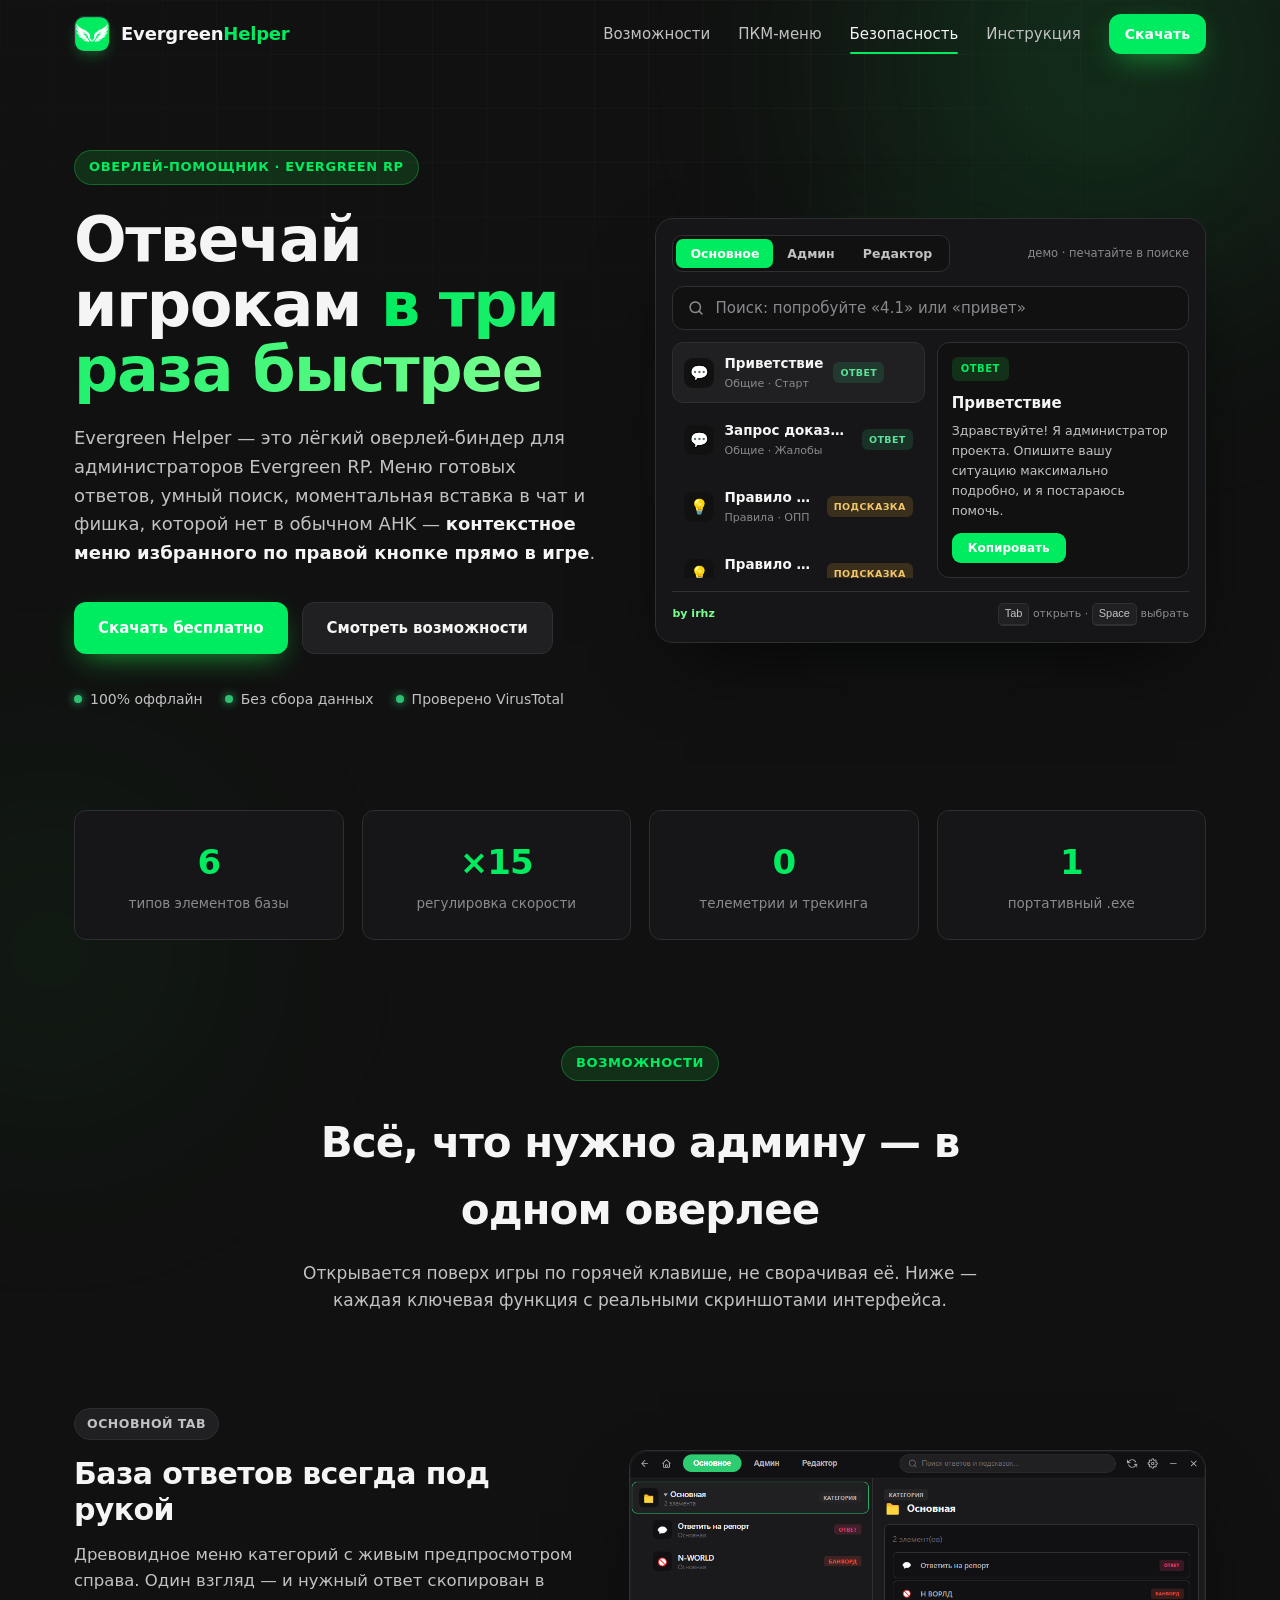
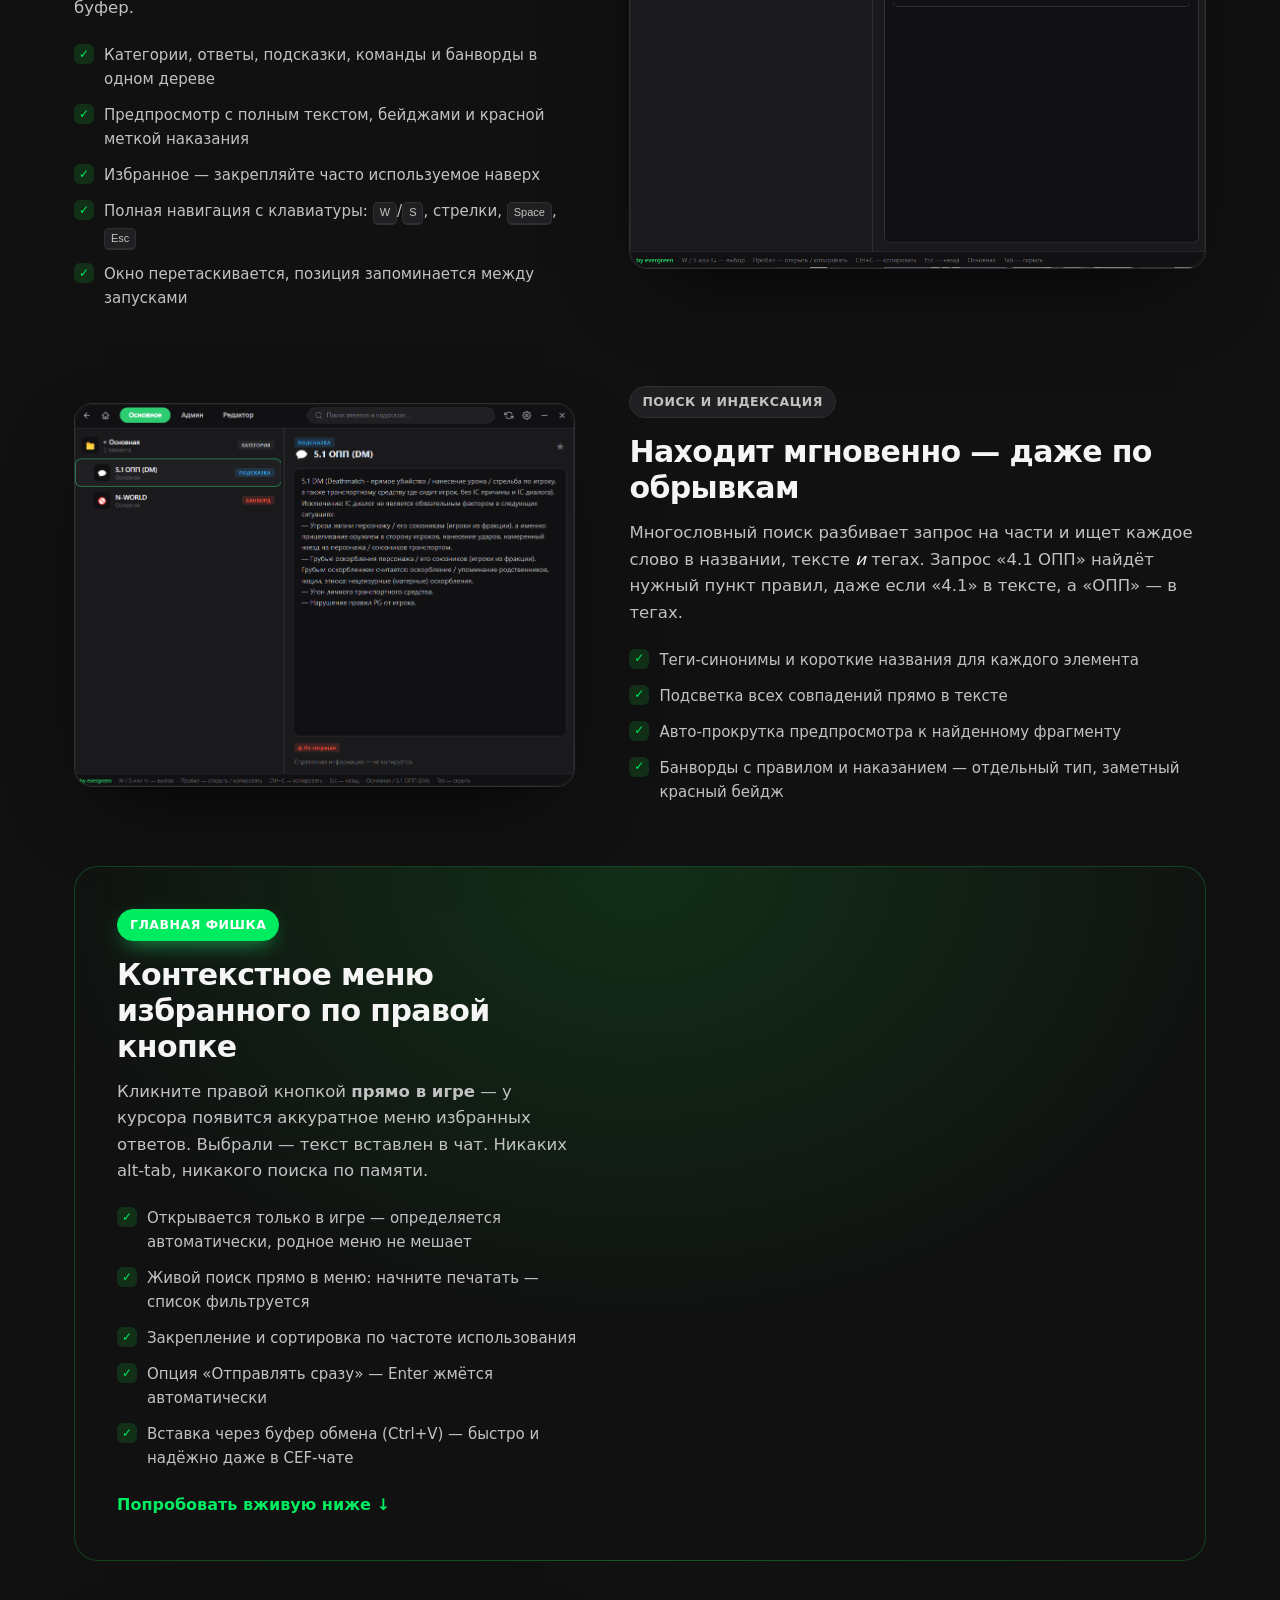
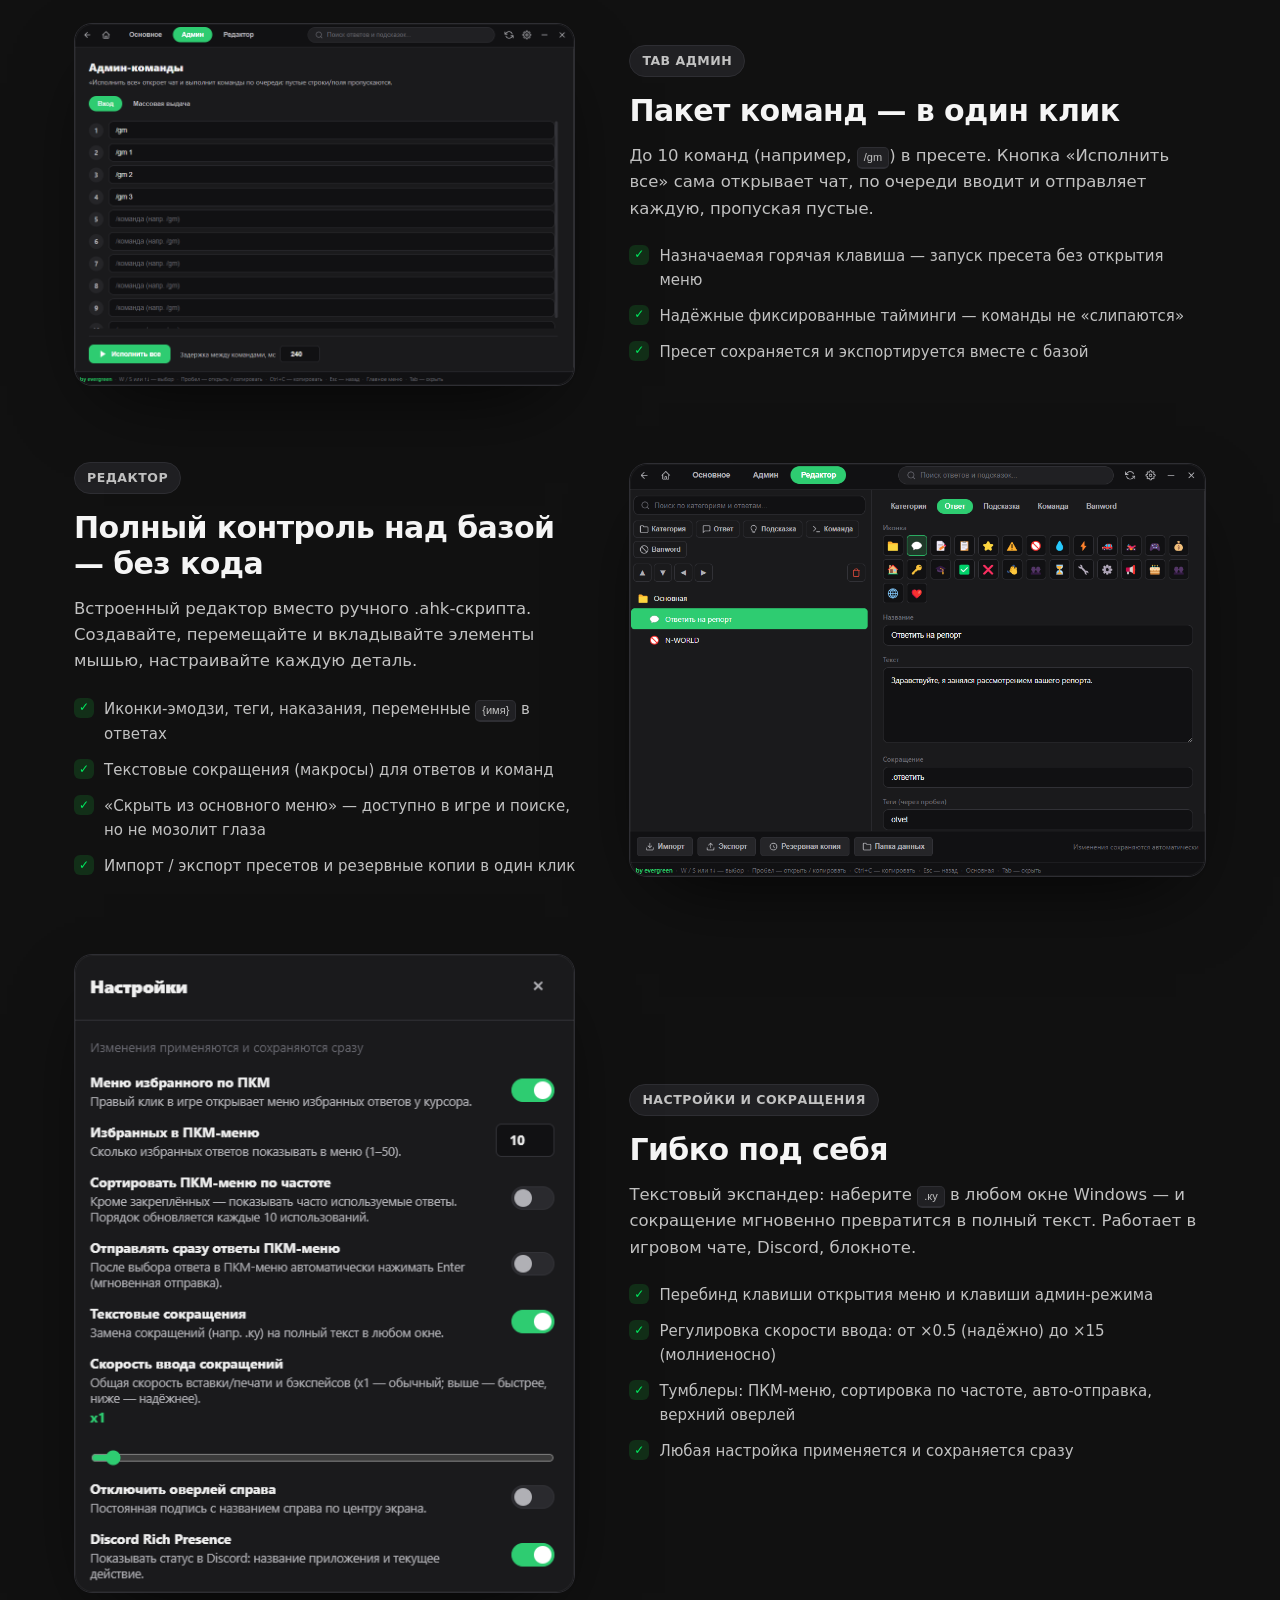
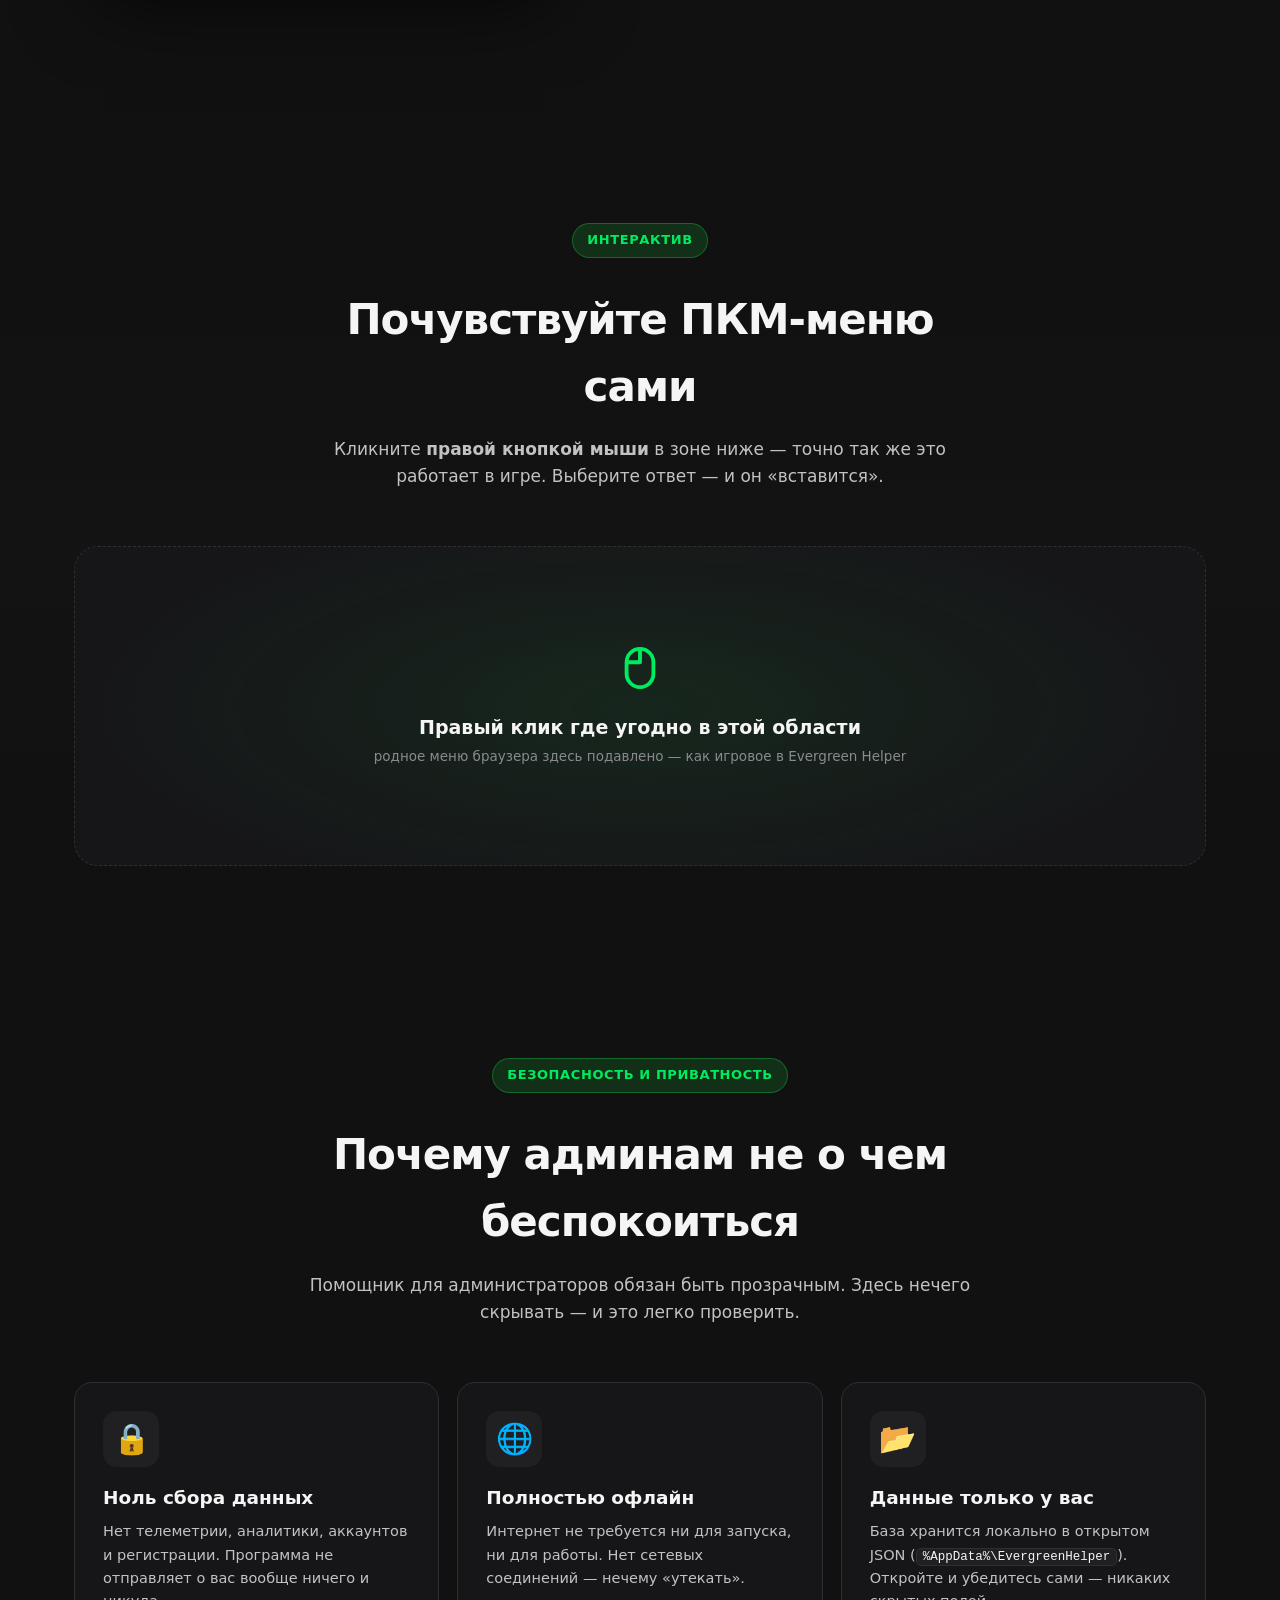
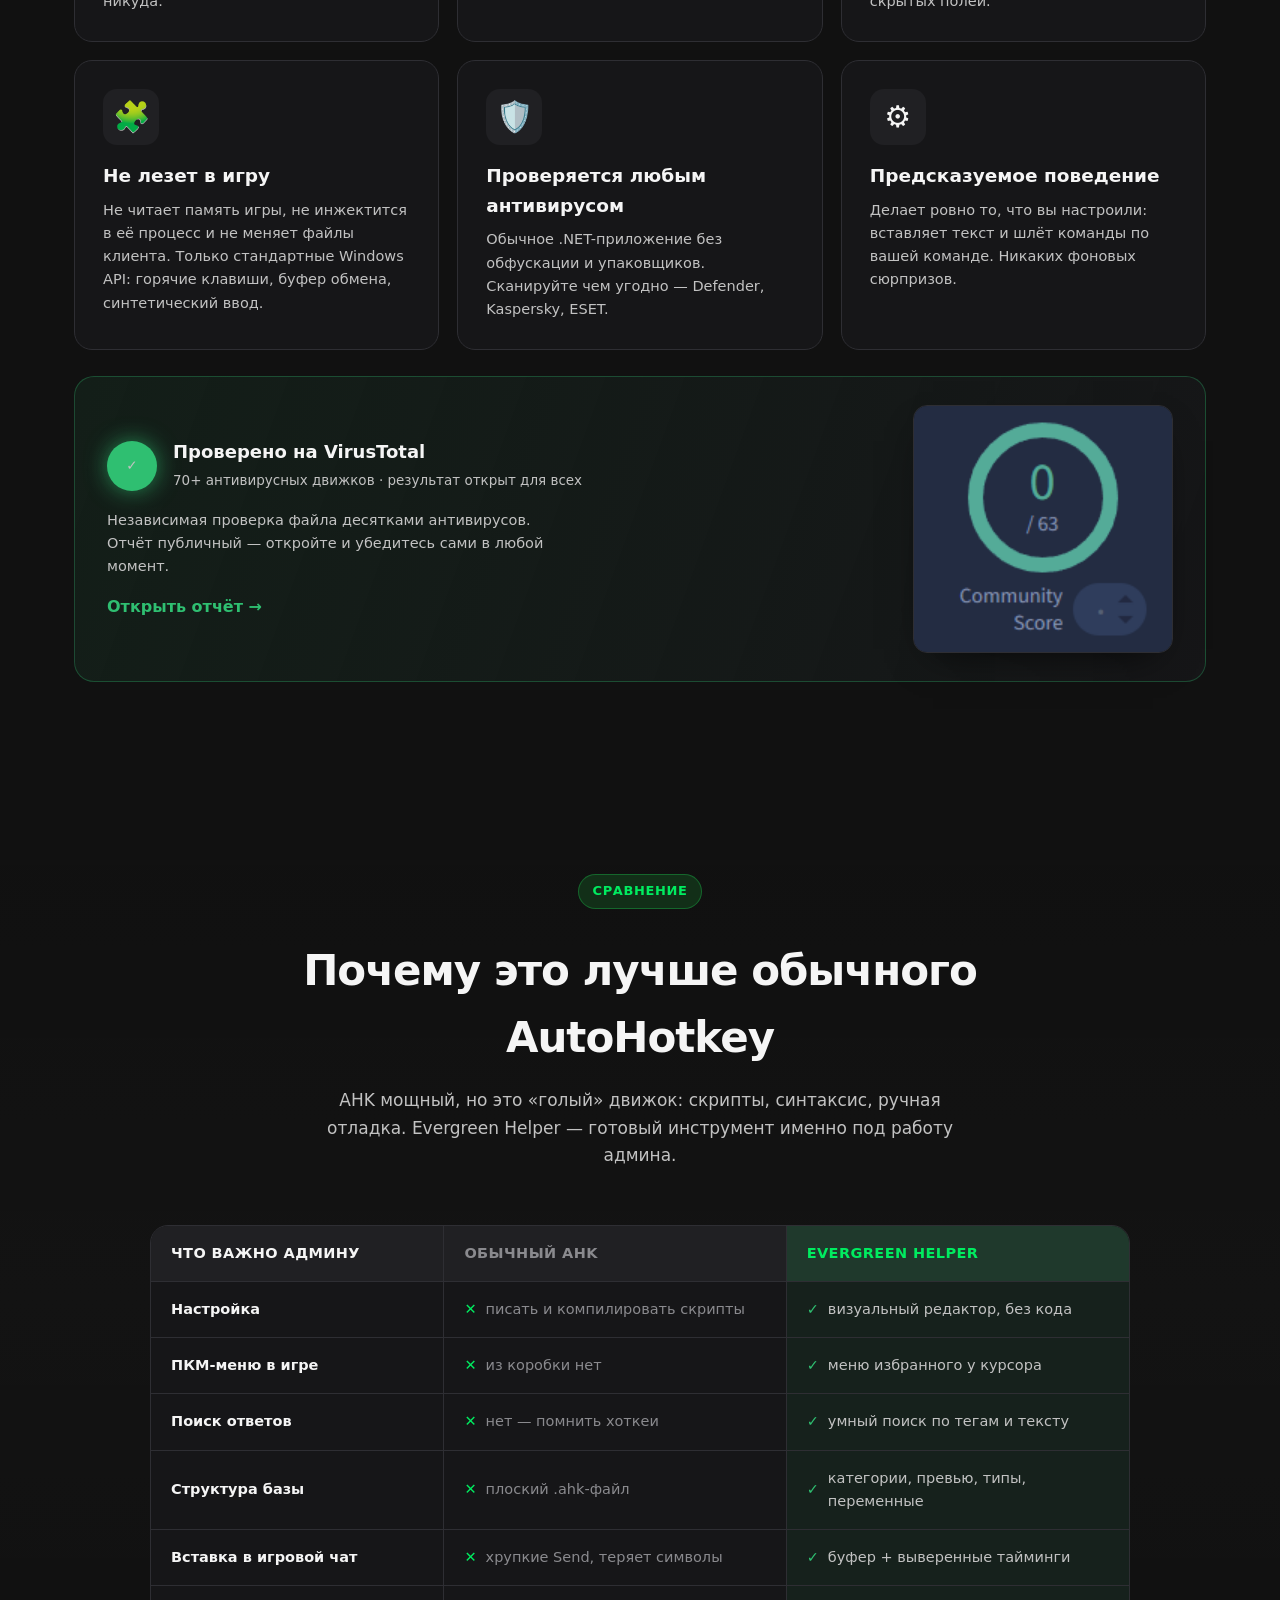
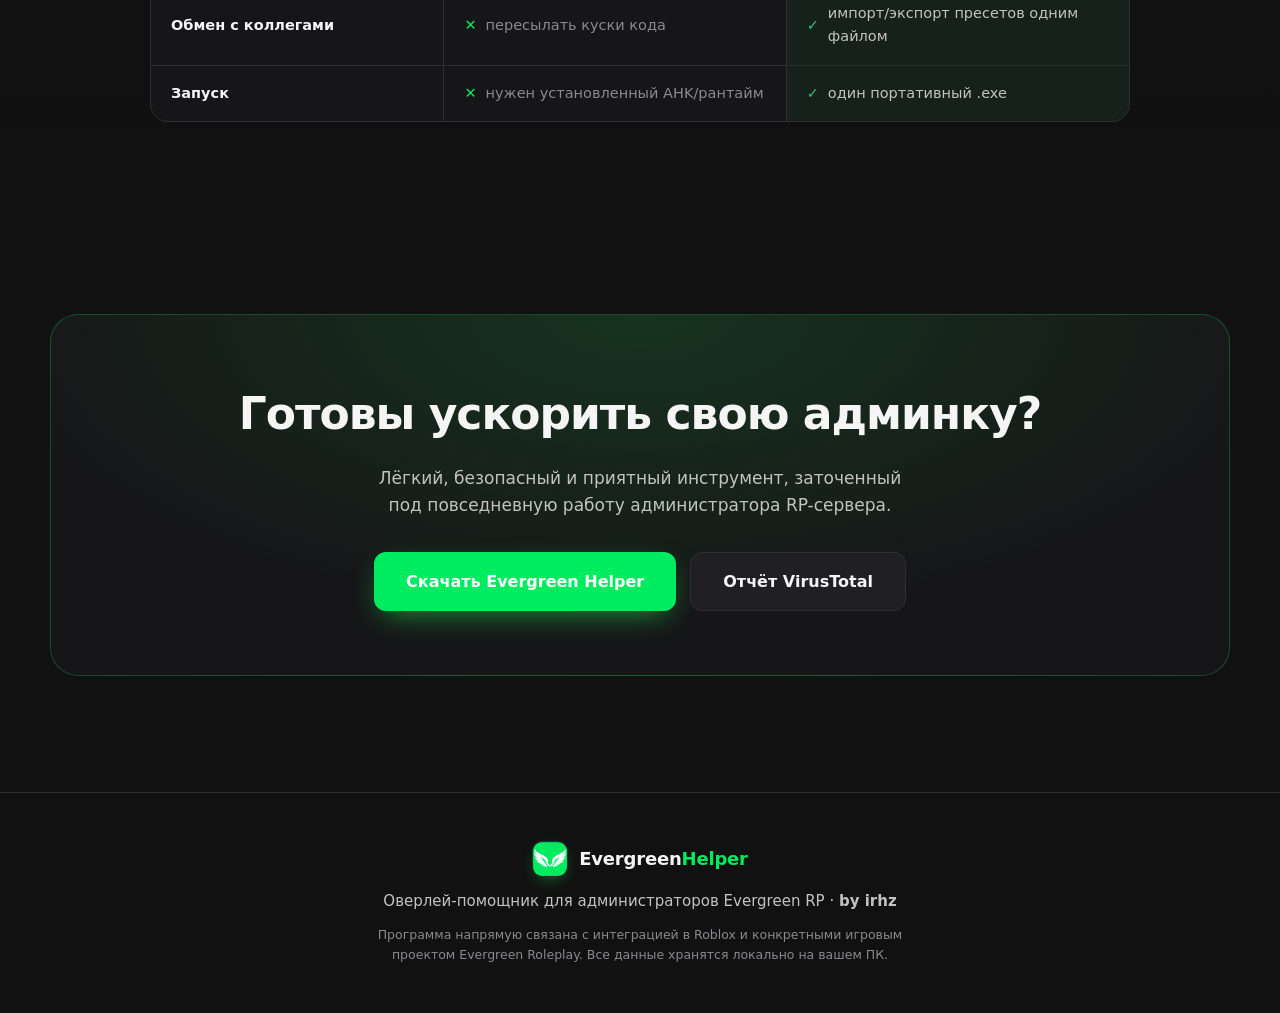
<file: index.html>
<!DOCTYPE html>
<html lang="ru">

<!-- Mirrored from Evergreen-helper.ru/ by HTTrack Website Copier/3.x [XR&CO'2014], Thu, 16 Jul 2026 16:44:16 GMT -->
<head>
<meta charset="UTF-8" />
<meta name="viewport" content="width=device-width, initial-scale=1.0" />
<title>Evergreen Helper — оверлей-помощник для админов Evergreen RP</title>
<meta name="description" content="Evergreen Helper — оверлей-биндер для администраторов Evergreen RP: меню ответов, умный поиск, ПКМ-меню в игре, текстовые сокращения, админ-команды. Безопасно, офлайн, без сбора данных." />
<link rel="icon" href="img/newlogo.png" />
<link rel="preconnect" href="https://fonts.googleapis.com/" />
<link rel="stylesheet" href="styles.css" />
</head>
<body>

<!-- ===== Animated background ===== -->
<div class="bg-grid" aria-hidden="true"></div>
<div class="bg-glow bg-glow--1" aria-hidden="true"></div>
<div class="bg-glow bg-glow--2" aria-hidden="true"></div>

<!-- ===== Nav ===== -->
<header class="nav" id="nav">
  <div class="wrap nav__inner">
    <a href="#top" class="brand">
      <span class="brand__mark"><img src="img/newlogo.png" alt="Evergreen Helper" /></span>
      <span class="brand__text">Evergreen<span class="brand__accent">Helper</span></span>
    </a>
    <nav class="nav__links">
      <a href="#features">Возможности</a>
      <a href="#rmb">ПКМ-меню</a>
      <a href="#security">Безопасность</a>
      <a href="faq/index.html">Инструкция</a>
    </nav>
    <a href="download/index.html" class="btn btn--accent btn--sm nav__cta">Скачать</a>
  </div>
</header>

<!-- ===== Hero ===== -->
<section class="hero" id="top">
  <div class="wrap hero__inner">
    <div class="hero__copy reveal">
      <span class="eyebrow">Оверлей-помощник · Evergreen RP</span>
      <h1 class="hero__title">
        Отвечай игрокам <span class="grad">в три раза быстрее</span>
      </h1>
      <p class="hero__sub">
        Evergreen Helper — это лёгкий оверлей-биндер для администраторов Evergreen RP.
        Меню готовых ответов, умный поиск, моментальная вставка в чат и фишка, которой нет
        в обычном AHK — <b>контекстное меню избранного по правой кнопке прямо в игре</b>.
      </p>
      <div class="hero__cta">
        <a href="download/index.html" class="btn btn--accent">Скачать бесплатно</a>
        <a href="#features" class="btn btn--ghost">Смотреть возможности</a>
      </div>
      <ul class="hero__pills">
        <li><span class="dot dot--green"></span> 100% оффлайн</li>
        <li><span class="dot dot--green"></span> Без сбора данных</li>
        <li><span class="dot dot--green"></span> Проверено VirusTotal</li>
      </ul>
    </div>

    <!-- Interactive mini-launcher -->
    <div class="hero__demo reveal" data-tilt>
      <div class="card mockup" id="mock">
        <div class="mockup__header">
          <div class="seg">
            <button class="seg__btn is-active">Основное</button>
            <button class="seg__btn">Админ</button>
            <button class="seg__btn">Редактор</button>
          </div>
          <span class="mockup__hint">демо · печатайте в поиске</span>
        </div>
        <div class="mockup__search">
          <svg viewBox="0 0 24 24" class="ic"><path d="M11 4a7 7 0 1 0 .01 0Z M20 20 L16.2 16.2"/></svg>
          <input id="demoSearch" type="text" placeholder="Поиск: попробуйте «4.1» или «привет»" autocomplete="off" spellcheck="false" />
        </div>
        <div class="mockup__body">
          <ul class="mockup__list" id="demoList"></ul>
          <div class="mockup__preview" id="demoPreview"></div>
        </div>
        <div class="mockup__footer">
          <span class="by">by irhz</span>
          <span class="kbd-row"><span class="kbd">Tab</span> открыть · <span class="kbd">Space</span> выбрать</span>
        </div>
      </div>
      <div class="mockup__glow" aria-hidden="true"></div>
    </div>
  </div>
</section>

<!-- ===== Stats band ===== -->
<section class="stats wrap reveal">
  <div class="stat"><span class="stat__num" data-count="6">6</span><span class="stat__label">типов элементов базы</span></div>
  <div class="stat"><span class="stat__num">×15</span><span class="stat__label">регулировка скорости</span></div>
  <div class="stat"><span class="stat__num">0</span><span class="stat__label">телеметрии и трекинга</span></div>
  <div class="stat"><span class="stat__num">1</span><span class="stat__label">портативный .exe</span></div>
</section>

<!-- ===== Features ===== -->
<section class="section" id="features">
  <div class="wrap">
    <div class="section__head reveal">
      <span class="eyebrow">Возможности</span>
      <h2>Всё, что нужно админу — в одном оверлее</h2>
      <p class="section__lead">Открывается поверх игры по горячей клавише, не сворачивая её. Ниже — каждая ключевая функция с реальными скриншотами интерфейса.</p>
    </div>

    <!-- Feature 1: Main TAB -->
    <article class="feature reveal">
      <div class="feature__text">
        <span class="feature__tag">Основной TAB</span>
        <h3>База ответов всегда под рукой</h3>
        <p>Древовидное меню категорий с живым предпросмотром справа. Один взгляд — и нужный ответ скопирован в буфер.</p>
        <ul class="ticks">
          <li>Категории, ответы, подсказки, команды и банворды в одном дереве</li>
          <li>Предпросмотр с полным текстом, бейджами и красной меткой наказания</li>
          <li>Избранное — закрепляйте часто используемое наверх</li>
          <li>Полная навигация с клавиатуры: <span class="kbd">W</span>/<span class="kbd">S</span>, стрелки, <span class="kbd">Space</span>, <span class="kbd">Esc</span></li>
          <li>Окно перетаскивается, позиция запоминается между запусками</li>
        </ul>
      </div>
      <figure class="feature__shot"><img loading="lazy" src="img/2.png" alt="Основной TAB с меню ответов" /></figure>
    </article>

    <!-- Feature 2: Search -->
    <article class="feature feature--rev reveal">
      <div class="feature__text">
        <span class="feature__tag">Поиск и индексация</span>
        <h3>Находит мгновенно — даже по обрывкам</h3>
        <p>Многословный поиск разбивает запрос на части и ищет каждое слово в названии, тексте <i>и</i> тегах. Запрос «4.1 ОПП» найдёт нужный пункт правил, даже если «4.1» в тексте, а «ОПП» — в тегах.</p>
        <ul class="ticks">
          <li>Теги-синонимы и короткие названия для каждого элемента</li>
          <li>Подсветка всех совпадений прямо в тексте</li>
          <li>Авто-прокрутка предпросмотра к найденному фрагменту</li>
          <li>Банворды с правилом и наказанием — отдельный тип, заметный красный бейдж</li>
        </ul>
      </div>
      <figure class="feature__shot"><img loading="lazy" src="img/5.png" alt="Демонстрация поиска и индексации ответов" /></figure>
    </article>

    <!-- Feature 3: RMB (highlight) -->
    <article class="feature feature--hl reveal">
      <div class="feature__text">
        <span class="feature__tag feature__tag--accent">Главная фишка</span>
        <h3>Контекстное меню избранного по правой кнопке</h3>
        <p>Кликните правой кнопкой <b>прямо в игре</b> — у курсора появится аккуратное меню избранных ответов. Выбрали — текст вставлен в чат. Никаких alt-tab, никакого поиска по памяти.</p>
        <ul class="ticks">
          <li>Открывается только в игре — определяется автоматически, родное меню не мешает</li>
          <li>Живой поиск прямо в меню: начните печатать — список фильтруется</li>
          <li>Закрепление и сортировка по частоте использования</li>
          <li>Опция «Отправлять сразу» — Enter жмётся автоматически</li>
          <li>Вставка через буфер обмена (Ctrl+V) — быстро и надёжно даже в CEF-чате</li>
        </ul>
        <a href="#rmb" class="inline-link">Попробовать вживую ниже ↓</a>
      </div>
    </article>

    <!-- Feature 4: Admin -->
    <article class="feature feature--rev reveal">
      <div class="feature__text">
        <span class="feature__tag">TAB Админ</span>
        <h3>Пакет команд — в один клик</h3>
        <p>До 10 команд (например, <span class="kbd">/gm</span>) в пресете. Кнопка «Исполнить все» сама открывает чат, по очереди вводит и отправляет каждую, пропуская пустые.</p>
        <ul class="ticks">
          <li>Назначаемая горячая клавиша — запуск пресета без открытия меню</li>
          <li>Надёжные фиксированные тайминги — команды не «слипаются»</li>
          <li>Пресет сохраняется и экспортируется вместе с базой</li>
        </ul>
      </div>
      <figure class="feature__shot"><img loading="lazy" src="img/1.jpg" alt="TAB Админ с командами" /></figure>
    </article>

    <!-- Feature 5: Editor -->
    <article class="feature reveal">
      <div class="feature__text">
        <span class="feature__tag">Редактор</span>
        <h3>Полный контроль над базой — без кода</h3>
        <p>Встроенный редактор вместо ручного .ahk-скрипта. Создавайте, перемещайте и вкладывайте элементы мышью, настраивайте каждую деталь.</p>
        <ul class="ticks">
          <li>Иконки-эмодзи, теги, наказания, переменные <span class="kbd">{имя}</span> в ответах</li>
          <li>Текстовые сокращения (макросы) для ответов и команд</li>
          <li>«Скрыть из основного меню» — доступно в игре и поиске, но не мозолит глаза</li>
          <li>Импорт / экспорт пресетов и резервные копии в один клик</li>
        </ul>
      </div>
      <figure class="feature__shot"><img loading="lazy" src="img/3.png" alt="Редактор базы ответов" /></figure>
    </article>

    <!-- Feature 6: Settings + expander -->
    <article class="feature feature--rev reveal">
      <div class="feature__text">
        <span class="feature__tag">Настройки и сокращения</span>
        <h3>Гибко под себя</h3>
        <p>Текстовый экспандер: наберите <span class="kbd">.ку</span> в любом окне Windows — и сокращение мгновенно превратится в полный текст. Работает в игровом чате, Discord, блокноте.</p>
        <ul class="ticks">
          <li>Перебинд клавиши открытия меню и клавиши админ-режима</li>
          <li>Регулировка скорости ввода: от ×0.5 (надёжно) до ×15 (молниеносно)</li>
          <li>Тумблеры: ПКМ-меню, сортировка по частоте, авто-отправка, верхний оверлей</li>
          <li>Любая настройка применяется и сохраняется сразу</li>
        </ul>
      </div>
      <figure class="feature__shot"><img loading="lazy" src="img/6.png" alt="Настройки приложения" /></figure>
    </article>
  </div>
</section>

<!-- ===== Interactive RMB demo ===== -->
<section class="section section--alt" id="rmb">
  <div class="wrap">
    <div class="section__head reveal">
      <span class="eyebrow">Интерактив</span>
      <h2>Почувствуйте ПКМ-меню сами</h2>
      <p class="section__lead">Кликните <b>правой кнопкой мыши</b> в зоне ниже — точно так же это работает в игре. Выберите ответ — и он «вставится».</p>
    </div>
    <div class="rmb-zone reveal" id="rmbZone">
      <div class="rmb-zone__hint">
        <svg viewBox="0 0 24 24" class="ic ic--lg"><path d="M12 2 a7 7 0 0 0-7 7 v6 a7 7 0 0 0 14 0 V9 a7 7 0 0 0-7-7Z M12 2 v7 M5 9 h7"/></svg>
        <p>Правый клик где угодно в этой области</p>
        <span>родное меню браузера здесь подавлено — как игровое в Evergreen Helper</span>
      </div>
    </div>
    <div class="toast" id="toast"></div>
  </div>
</section>

<!-- ===== Security ===== -->
<section class="section" id="security">
  <div class="wrap">
    <div class="section__head reveal">
      <span class="eyebrow">Безопасность и приватность</span>
      <h2>Почему админам не о чем беспокоиться</h2>
      <p class="section__lead">Помощник для администраторов обязан быть прозрачным. Здесь нечего скрывать — и это легко проверить.</p>
    </div>

    <div class="sec-grid">
      <div class="sec-card reveal">
        <div class="sec-card__ic">🔒</div>
        <h3>Ноль сбора данных</h3>
        <p>Нет телеметрии, аналитики, аккаунтов и регистрации. Программа не отправляет о вас вообще ничего и никуда.</p>
      </div>
      <div class="sec-card reveal">
        <div class="sec-card__ic">🌐</div>
        <h3>Полностью офлайн</h3>
        <p>Интернет не требуется ни для запуска, ни для работы. Нет сетевых соединений — нечему «утекать».</p>
      </div>
      <div class="sec-card reveal">
        <div class="sec-card__ic">📂</div>
        <h3>Данные только у вас</h3>
        <p>База хранится локально в открытом JSON (<span class="code">%AppData%\EvergreenHelper</span>). Откройте и убедитесь сами — никаких скрытых полей.</p>
      </div>
      <div class="sec-card reveal">
        <div class="sec-card__ic">🧩</div>
        <h3>Не лезет в игру</h3>
        <p>Не читает память игры, не инжектится в её процесс и не меняет файлы клиента. Только стандартные Windows API: горячие клавиши, буфер обмена, синтетический ввод.</p>
      </div>
      <div class="sec-card reveal">
        <div class="sec-card__ic">🛡️</div>
        <h3>Проверяется любым антивирусом</h3>
        <p>Обычное .NET-приложение без обфускации и упаковщиков. Сканируйте чем угодно — Defender, Kaspersky, ESET.</p>
      </div>
      <div class="sec-card reveal">
        <div class="sec-card__ic">⚙️</div>
        <h3>Предсказуемое поведение</h3>
        <p>Делает ровно то, что вы настроили: вставляет текст и шлёт команды по вашей команде. Никаких фоновых сюрпризов.</p>
      </div>
    </div>

    <a class="vt reveal" href="https://www.virustotal.com/gui/file/219bc462ae3a9609bf4505abde9fb2f691b879b22f43c7dab3b59c09ec21b2c2/detection" target="_blank" rel="noopener">
      <div class="vt__info">
        <div class="vt__badge">
          <span class="vt__check">✓</span>
          <div>
            <strong>Проверено на VirusTotal</strong>
            <span>70+ антивирусных движков · результат открыт для всех</span>
          </div>
        </div>
        <p class="vt__desc">Независимая проверка файла десятками антивирусов. Отчёт публичный — откройте и убедитесь сами в любой момент.</p>
        <span class="vt__link">Открыть отчёт →</span>
      </div>
      <figure class="vt__shot"><img loading="lazy" src="img/virus%20total.png" alt="Результат проверки на VirusTotal" /></figure>
    </a>
  </div>
</section>

<!-- ===== vs AHK ===== -->
<section class="section section--alt" id="vs-ahk">
  <div class="wrap">
    <div class="section__head reveal">
      <span class="eyebrow">Сравнение</span>
      <h2>Почему это лучше обычного AutoHotkey</h2>
      <p class="section__lead">AHK мощный, но это «голый» движок: скрипты, синтаксис, ручная отладка. Evergreen Helper — готовый инструмент именно под работу админа.</p>
    </div>

    <div class="compare reveal">
      <div class="compare__row compare__row--head">
        <div class="compare__cell compare__feature">Что важно админу</div>
        <div class="compare__cell compare__ahk">Обычный AHK</div>
        <div class="compare__cell compare__us">Evergreen Helper</div>
      </div>
      <div class="compare__row">
        <div class="compare__cell compare__feature">Настройка</div>
        <div class="compare__cell compare__ahk"><span class="x">✕</span> писать и компилировать скрипты</div>
        <div class="compare__cell compare__us"><span class="v">✓</span> визуальный редактор, без кода</div>
      </div>
      <div class="compare__row">
        <div class="compare__cell compare__feature">ПКМ-меню в игре</div>
        <div class="compare__cell compare__ahk"><span class="x">✕</span> из коробки нет</div>
        <div class="compare__cell compare__us"><span class="v">✓</span> меню избранного у курсора</div>
      </div>
      <div class="compare__row">
        <div class="compare__cell compare__feature">Поиск ответов</div>
        <div class="compare__cell compare__ahk"><span class="x">✕</span> нет — помнить хоткеи</div>
        <div class="compare__cell compare__us"><span class="v">✓</span> умный поиск по тегам и тексту</div>
      </div>
      <div class="compare__row">
        <div class="compare__cell compare__feature">Структура базы</div>
        <div class="compare__cell compare__ahk"><span class="x">✕</span> плоский .ahk-файл</div>
        <div class="compare__cell compare__us"><span class="v">✓</span> категории, превью, типы, переменные</div>
      </div>
      <div class="compare__row">
        <div class="compare__cell compare__feature">Вставка в игровой чат</div>
        <div class="compare__cell compare__ahk"><span class="x">✕</span> хрупкие Send, теряет символы</div>
        <div class="compare__cell compare__us"><span class="v">✓</span> буфер + выверенные тайминги</div>
      </div>
      <div class="compare__row">
        <div class="compare__cell compare__feature">Обмен с коллегами</div>
        <div class="compare__cell compare__ahk"><span class="x">✕</span> пересылать куски кода</div>
        <div class="compare__cell compare__us"><span class="v">✓</span> импорт/экспорт пресетов одним файлом</div>
      </div>
      <div class="compare__row">
        <div class="compare__cell compare__feature">Запуск</div>
        <div class="compare__cell compare__ahk"><span class="x">✕</span> нужен установленный AHK/рантайм</div>
        <div class="compare__cell compare__us"><span class="v">✓</span> один портативный .exe</div>
      </div>
    </div>
  </div>
</section>

<!-- ===== CTA ===== -->
<section class="section cta" id="cta">
  <div class="wrap cta__inner reveal">
    <h2>Готовы ускорить свою админку?</h2>
    <p>Лёгкий, безопасный и приятный инструмент, заточенный под повседневную работу администратора RP-сервера.</p>
    <div class="cta__btns">
      <a href="download/index.html" class="btn btn--accent btn--lg">Скачать Evergreen Helper</a>
      <a href="https://www.virustotal.com/gui/file/219bc462ae3a9609bf4505abde9fb2f691b879b22f43c7dab3b59c09ec21b2c2/detection" target="_blank" rel="noopener" class="btn btn--ghost btn--lg">Отчёт VirusTotal</a>
    </div>
  </div>
</section>

<!-- ===== Footer ===== -->
<footer class="footer">
  <div class="wrap footer__inner">
    <div class="brand">
      <span class="brand__mark"><img src="img/newlogo.png" alt="Evergreen Helper" /></span>
      <span class="brand__text">Evergreen<span class="brand__accent">Helper</span></span>
    </div>
    <p class="footer__by">Оверлей-помощник для администраторов Evergreen RP · <b>by irhz</b></p>
    <p class="footer__small">Программа напрямую связана с интеграцией в Roblox и конкретными игровым проектом Evergreen Roleplay. Все данные хранятся локально на вашем ПК.</p>
  </div>
</footer>

<script src="script.js"></script>
</body>

</html>
</file>
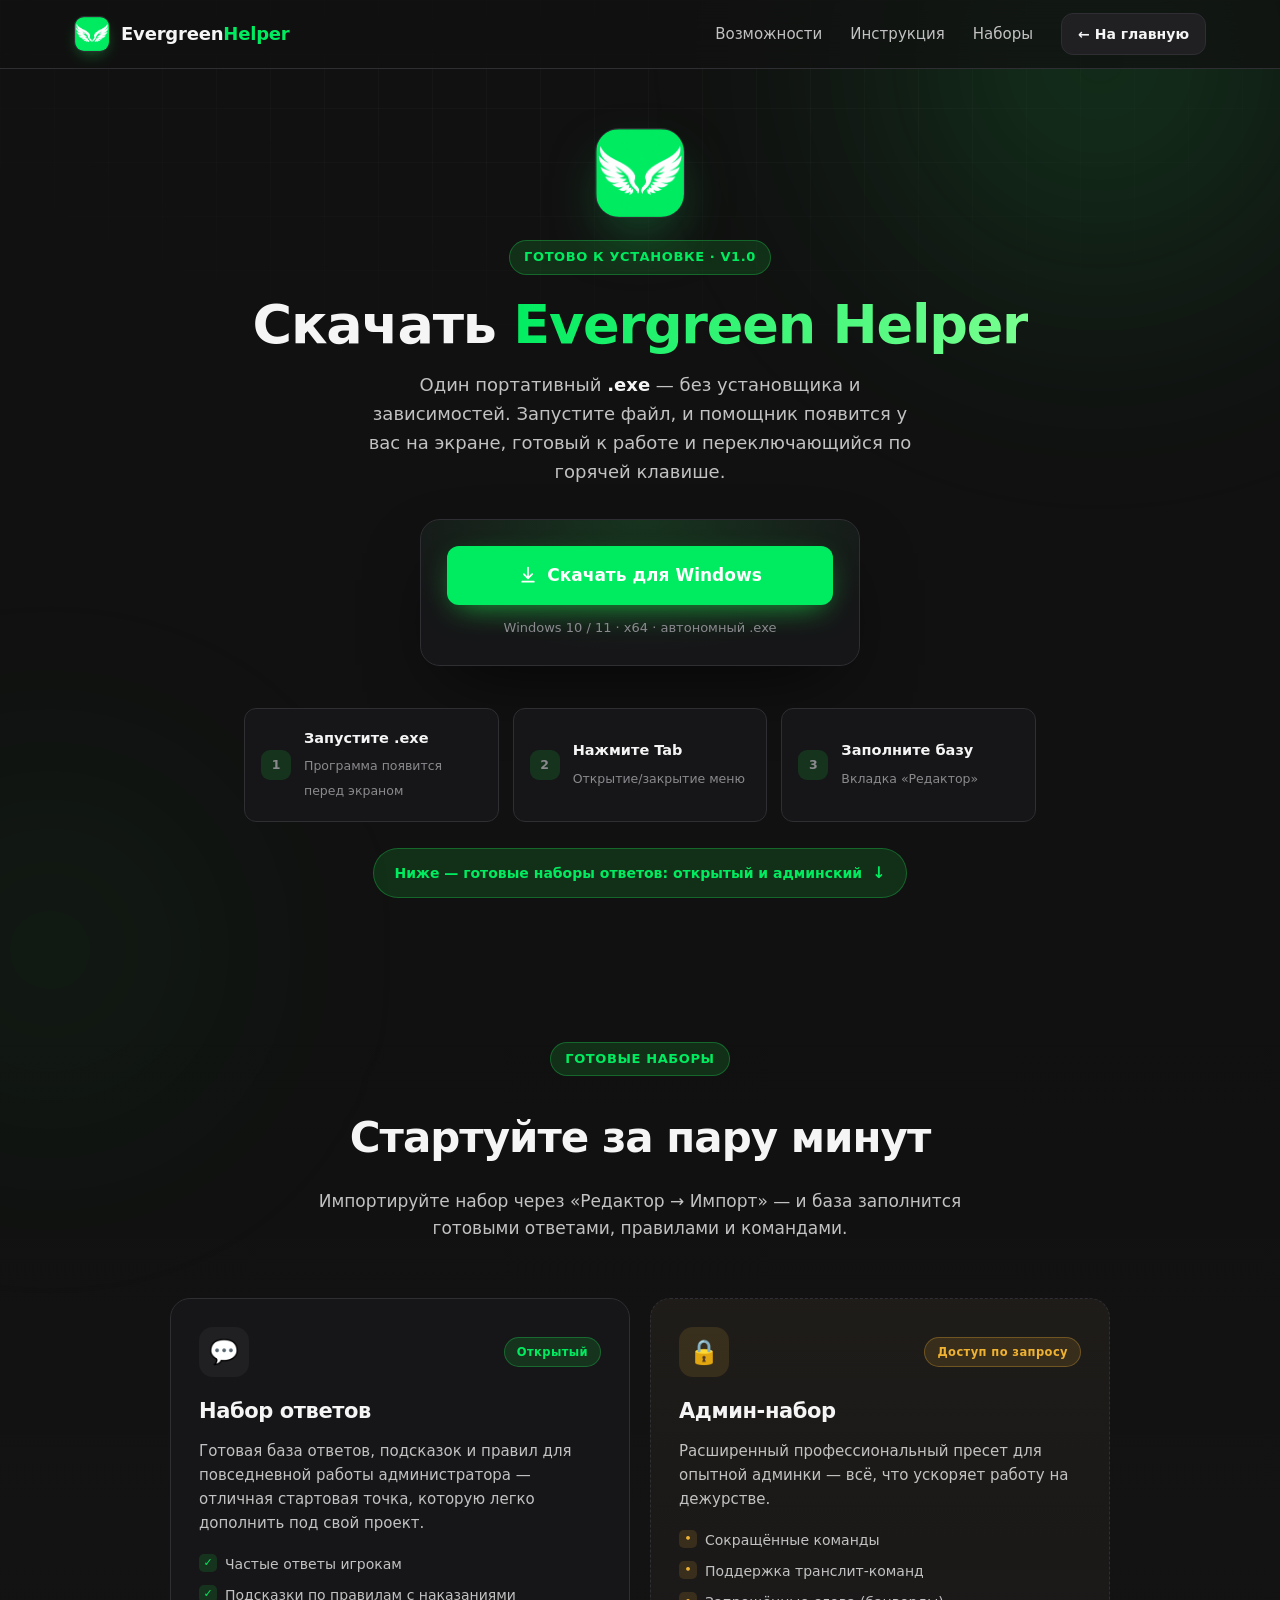
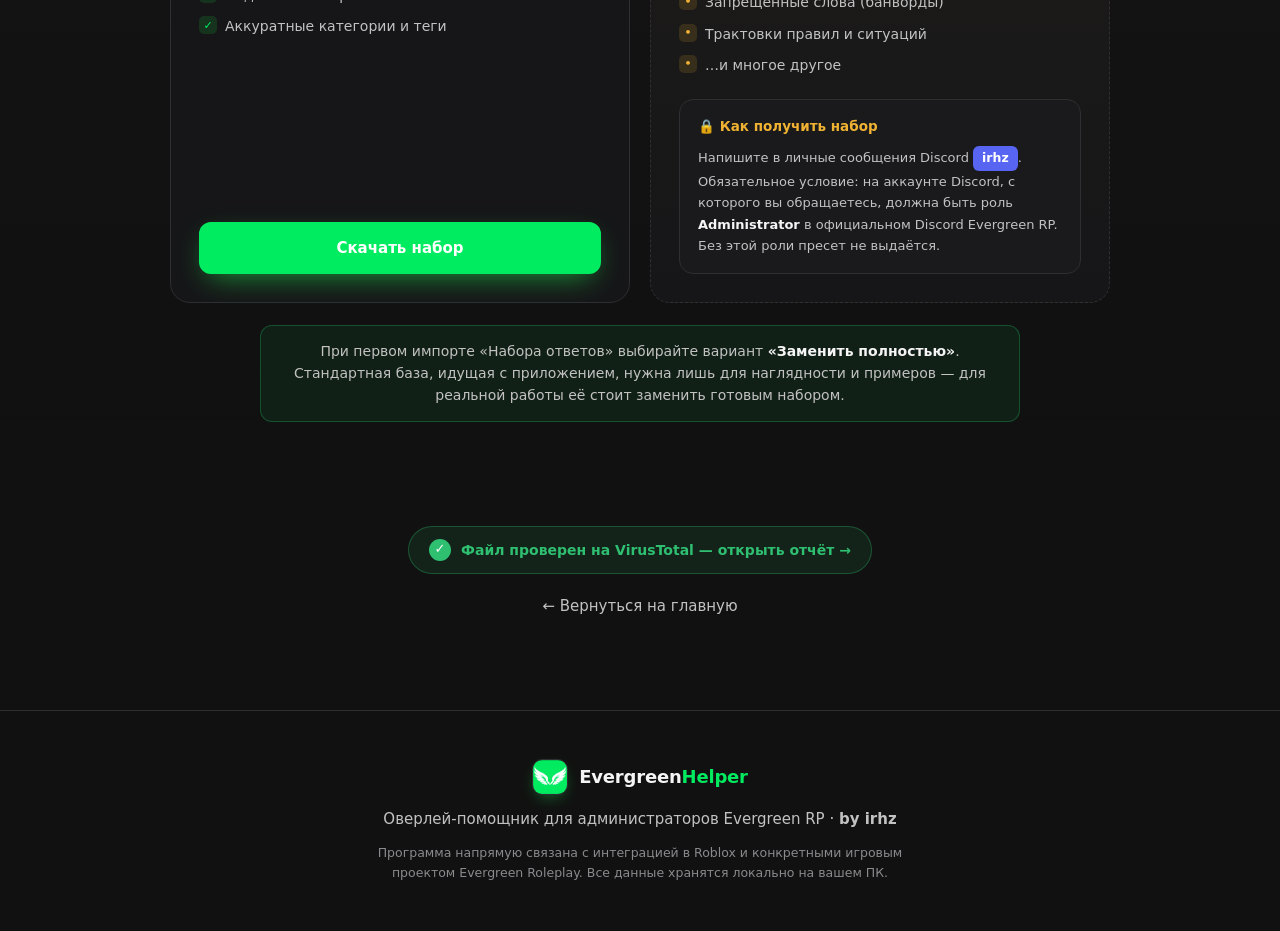
<file: download/index.html>
<!DOCTYPE html>
<html lang="ru">

<!-- Mirrored from Evergreen-helper.ru/download/ by HTTrack Website Copier/3.x [XR&CO'2014], Thu, 16 Jul 2026 16:44:24 GMT -->
<head>
<meta charset="UTF-8" />
<meta name="viewport" content="width=device-width, initial-scale=1.0" />
<title>Скачать Evergreen Helper</title>
<meta name="description" content="Скачайте Evergreen Helper и готовые наборы ответов для администраторов Evergreen RP. Один портативный .exe, работает офлайн, без сбора данных." />
<link rel="icon" href="../img/newlogo.png" />
<link rel="stylesheet" href="../styles.css" />
</head>
<body>

<div class="bg-grid" aria-hidden="true"></div>
<div class="bg-glow bg-glow--1" aria-hidden="true"></div>
<div class="bg-glow bg-glow--2" aria-hidden="true"></div>

<!-- Nav -->
<header class="nav scrolled" id="nav">
  <div class="wrap nav__inner">
    <a href="../index.html" class="brand">
      <span class="brand__mark"><img src="../img/newlogo.png" alt="Evergreen Helper" /></span>
      <span class="brand__text">Evergreen<span class="brand__accent">Helper</span></span>
    </a>
    <nav class="nav__links">
      <a href="../index.html#features">Возможности</a>
      <a href="../faq/index.html">Инструкция</a>
      <a href="#presets">Наборы</a>
    </nav>
    <a href="../index.html" class="btn btn--ghost btn--sm nav__cta">← На главную</a>
  </div>
</header>

<!-- Download hero -->
<section class="dl">
  <div class="wrap dl__inner">
    <div class="dl__icon"><img src="../img/newlogo.png" alt="Evergreen Helper" /></div>
    <span class="eyebrow">Готово к установке · v1.0</span>
    <h1 class="dl__title">Скачать <span class="grad">Evergreen Helper</span></h1>
    <p class="dl__sub">Один портативный <b>.exe</b> — без установщика и зависимостей. Запустите файл, и помощник появится у вас на экране, готовый к работе и переключающийся по горячей клавише.</p>

    <div class="dl__card">
      <a href="https://drive.google.com/file/d/1Ns3TXzEU2HSSrlATUcC2zRdbc98NlQJR/view?usp=sharing" download class="btn btn--accent dl__btn">
        <svg viewBox="0 0 24 24" class="ic ic--dl"><path d="M12 3 V15 M7 11 L12 16 L17 11 M5 20 H19"/></svg>
        Скачать для Windows
      </a>
      <p class="dl__meta">Windows 10 / 11 · x64 · автономный .exe</p>
    </div>

    <div class="dl__steps">
      <div class="dl__step"><span class="dl__num">1</span><div><strong>Запустите .exe</strong><span>Программа появится перед экраном</span></div></div>
      <div class="dl__step"><span class="dl__num">2</span><div><strong>Нажмите Tab</strong><span>Открытие/закрытие меню</span></div></div>
      <div class="dl__step"><span class="dl__num">3</span><div><strong>Заполните базу</strong><span>Вкладка «Редактор»</span></div></div>
    </div>

    <a href="#presets" class="dl__more">
      <span>Ниже — готовые наборы ответов: открытый и админский</span>
      <span class="dl__more-ar">↓</span>
    </a>
  </div>
</section>

<!-- Presets / sets -->
<section class="section section--alt" id="presets">
  <div class="wrap">
    <div class="section__head">
      <span class="eyebrow">Готовые наборы</span>
      <h2>Стартуйте за пару минут</h2>
      <p class="section__lead">Импортируйте набор через «Редактор → Импорт» — и база заполнится готовыми ответами, правилами и командами.</p>
    </div>

    <div class="preset-grid">
      <!-- Answer set -->
      <article class="preset">
        <div class="preset__top">
          <div class="preset__ic">💬</div>
          <span class="preset__chip">Открытый</span>
        </div>
        <h3>Набор ответов</h3>
        <p>Готовая база ответов, подсказок и правил для повседневной работы администратора — отличная стартовая точка, которую легко дополнить под свой проект.</p>
        <ul class="preset__list">
          <li>Частые ответы игрокам</li>
          <li>Подсказки по правилам с наказаниями</li>
          <li>Аккуратные категории и теги</li>
        </ul>
        <a href="Evergreen-answers.json" download class="btn btn--accent preset__btn">Скачать набор</a>
      </article>

      <!-- Admin set (request only) -->
      <article class="preset preset--locked">
        <div class="preset__top">
          <div class="preset__ic preset__ic--lock">🔒</div>
          <span class="preset__chip preset__chip--lock">Доступ по запросу</span>
        </div>
        <h3>Админ-набор</h3>
        <p>Расширенный профессиональный пресет для опытной админки — всё, что ускоряет работу на дежурстве.</p>
        <ul class="preset__list">
          <li>Сокращённые команды</li>
          <li>Поддержка транслит-команд</li>
          <li>Запрещённые слова (банворды)</li>
          <li>Трактовки правил и ситуаций</li>
          <li>…и многое другое</li>
        </ul>
        <div class="preset__note">
          <strong>🔒 Как получить набор</strong>
          <p>Напишите в личные сообщения Discord <span class="disco">irhz</span>. Обязательное условие: на аккаунте Discord, с которого вы обращаетесь, должна быть роль <b>Administrator</b> в официальном Discord Evergreen RP. Без этой роли пресет не выдаётся.</p>
        </div>
      </article>
    </div>

    <p class="preset-tip">При первом импорте «Набора ответов» выбирайте вариант <b>«Заменить полностью»</b>. Стандартная база, идущая с приложением, нужна лишь для наглядности и примеров — для реальной работы её стоит заменить готовым набором.</p>
  </div>
</section>

<!-- Footer bar -->
<section class="dl-foot">
  <div class="wrap dl-foot__inner">
    <a class="dl__vt" href="https://www.virustotal.com/gui/file/219bc462ae3a9609bf4505abde9fb2f691b879b22f43c7dab3b59c09ec21b2c2/detection" target="_blank" rel="noopener">
      <span class="dl__vt-check">✓</span> Файл проверен на VirusTotal — открыть отчёт →
    </a>
    <a href="../index.html" class="dl__back">← Вернуться на главную</a>
  </div>
</section>

<footer class="footer">
  <div class="wrap footer__inner">
    <div class="brand">
      <span class="brand__mark"><img src="../img/newlogo.png" alt="Evergreen Helper" /></span>
      <span class="brand__text">Evergreen<span class="brand__accent">Helper</span></span>
    </div>
    <p class="footer__by">Оверлей-помощник для администраторов Evergreen RP · <b>by irhz</b></p>
    <p class="footer__small">Программа напрямую связана с интеграцией в Roblox и конкретными игровым проектом Evergreen Roleplay. Все данные хранятся локально на вашем ПК.</p>
  </div>
</footer>

</body>

<!-- Mirrored from Evergreen-helper.ru/download/ by HTTrack Website Copier/3.x [XR&CO'2014], Thu, 16 Jul 2026 16:44:26 GMT -->
</html>
</file>
<file: styles.css>
/* ===== Evergreen Helper — presentation site ===== */
/* Palette mirrors the app: raspberry #E81C5A on near-black #111111. */

:root{
  --bg:#111111;
  --surface:#1A1A1C;
  --surface2:#202023;
  --hover:#2A2A2E;
  --border:#2E2E33;
  --card:#161618;
  --card2:#1c1c1f;
  --accent:#00EC60;
  --accent-hover:#00EC60;
  --accent-soft:rgba(28, 232, 72, 0.14);
  --success:#2FBF71;
  --danger:#00EC60;
  --warning:#F0B232;
  --text:#F5F5F5;
  --text2:#C2C2C2;
  --muted:#8A8A8E;
  --radius:18px;
  --radius-sm:12px;
  --maxw:1180px;
  --ease:cubic-bezier(.22,.61,.36,1);
  --shadow:0 30px 80px -30px rgba(0,0,0,.85);
}

*{box-sizing:border-box;margin:0;padding:0}
html{scroll-behavior:smooth;scroll-padding-top:84px}
body{
  font-family:"Segoe UI",system-ui,-apple-system,Roboto,Arial,sans-serif;
  background:var(--bg);
  color:var(--text);
  line-height:1.6;
  -webkit-font-smoothing:antialiased;
  overflow-x:hidden;
}
a{color:inherit;text-decoration:none}
img{max-width:100%;display:block}
.wrap{width:100%;max-width:var(--maxw);margin:0 auto;padding:0 24px}

/* ===== Background ===== */
.bg-grid{
  position:fixed;inset:0;z-index:-2;
  background-image:
    linear-gradient(rgba(255,255,255,.025) 1px,transparent 1px),
    linear-gradient(90deg,rgba(255,255,255,.025) 1px,transparent 1px);
  background-size:54px 54px;
  mask-image:radial-gradient(ellipse 90% 60% at 50% 0%,#000 30%,transparent 75%);
}
.bg-glow{position:fixed;z-index:-1;border-radius:50%;filter:blur(120px);opacity:.5;pointer-events:none}
.bg-glow--1{width:680px;height:680px;background:radial-gradient(circle,rgba(28, 232, 89, 0.45),transparent 65%);top:-280px;right:-160px}
.bg-glow--2{width:540px;height:540px;background:radial-gradient(circle,rgba(28, 232, 79, 0.18),transparent 65%);top:680px;left:-220px}

/* ===== Buttons ===== */
.btn{
  display:inline-flex;align-items:center;gap:9px;justify-content:center;
  font-weight:600;font-size:15px;border:none;cursor:pointer;
  padding:13px 24px;border-radius:12px;transition:.22s var(--ease);
  white-space:nowrap;
}
.btn--accent{background:var(--accent);color:#fff;box-shadow:0 10px 30px -10px rgba(28, 232, 79, 0.7)}
.btn--accent:hover{background:var(--accent-hover);transform:translateY(-2px);box-shadow:0 16px 40px -12px rgba(28, 232, 106, 0.85)}
.btn--ghost{background:var(--surface2);color:var(--text);border:1px solid var(--border)}
.btn--ghost:hover{background:var(--hover);transform:translateY(-2px)}
.btn--sm{padding:9px 16px;font-size:14px}
.btn--lg{padding:16px 32px;font-size:16px}

/* ===== Nav ===== */
.nav{
  position:fixed;top:0;left:0;right:0;z-index:50;
  transition:.3s var(--ease);
}
.nav.scrolled{
  background:rgba(17,17,17,.72);
  backdrop-filter:blur(18px);-webkit-backdrop-filter:blur(18px);
  border-bottom:1px solid var(--border);
}
.nav__inner{display:flex;align-items:center;gap:24px;height:68px}
.brand{display:flex;align-items:center;gap:11px;font-weight:700;font-size:18px;letter-spacing:-.2px}
.brand__mark{
  width:36px;height:36px;border-radius:10px;display:grid;place-items:center;overflow:hidden;
  background:var(--surface2);border:1px solid var(--border);
  box-shadow:0 6px 18px -8px rgba(28, 232, 89, 0.7);
}
.brand__mark img{width:100%;height:100%;object-fit:cover;display:block}
.brand__accent{color:var(--accent)}
.nav__links{display:flex;gap:28px;margin-left:auto;font-size:15px;font-weight:500}
.nav__links a{color:var(--text2);transition:.2s;position:relative;padding:6px 0}
.nav__links a:hover{color:var(--text)}
.nav__links a.active{color:var(--text)}
.nav__links a.active::after{content:"";position:absolute;left:0;right:0;bottom:-2px;height:2px;background:var(--accent);border-radius:2px}
.nav__cta{margin-left:4px}

/* ===== Hero ===== */
.hero{padding:150px 0 70px}
.hero__inner{display:grid;grid-template-columns:1.05fr 1.1fr;gap:56px;align-items:center}
.eyebrow{
  display:inline-block;font-size:13px;font-weight:600;letter-spacing:.6px;text-transform:uppercase;
  color:var(--accent);background:var(--accent-soft);border:1px solid rgba(28, 232, 89, 0.3);
  padding:6px 14px;border-radius:999px;margin-bottom:22px;
}
.hero__title{font-size:clamp(38px,5.2vw,62px);line-height:1.05;font-weight:800;letter-spacing:-1.5px}
.grad{background:linear-gradient(100deg,var(--accent),#7aff90);-webkit-background-clip:text;background-clip:text;color:transparent}
.hero__sub{margin-top:22px;font-size:18px;color:var(--text2);max-width:540px}
.hero__sub b{color:var(--text)}
.hero__cta{display:flex;gap:14px;margin-top:34px;flex-wrap:wrap}
.hero__pills{list-style:none;display:flex;flex-wrap:wrap;gap:10px 22px;margin-top:34px;font-size:14px;color:var(--text2)}
.hero__pills li{display:flex;align-items:center;gap:8px}
.dot{width:8px;height:8px;border-radius:50%;display:inline-block}
.dot--green{background:var(--success);box-shadow:0 0 10px var(--success)}
.dot--accent{background:var(--accent);box-shadow:0 0 10px var(--accent)}

/* ===== Card / mockup ===== */
.card{background:var(--card);border:1px solid var(--border);border-radius:var(--radius);box-shadow:var(--shadow)}
.hero__demo{position:relative}
.mockup{position:relative;z-index:2;padding:16px;transition:transform .3s var(--ease)}
.mockup__glow{position:absolute;inset:8% 6%;z-index:1;background:radial-gradient(ellipse,rgba(28, 232, 89, 0.4),transparent 70%);filter:blur(60px)}
.mockup__header{display:flex;align-items:center;justify-content:space-between;margin-bottom:14px}
.seg{display:inline-flex;background:var(--bg);border:1px solid var(--border);border-radius:10px;padding:3px}
.seg__btn{background:transparent;border:none;color:var(--text2);font-weight:600;font-size:12.5px;padding:7px 14px;border-radius:7px;cursor:pointer;font-family:inherit;transition:.2s}
.seg__btn.is-active{background:var(--accent);color:#fff}
.seg__btn:not(.is-active):hover{background:var(--hover);color:var(--text)}
.mockup__hint{font-size:11.5px;color:var(--muted)}
.mockup__search{display:flex;align-items:center;gap:10px;background:var(--bg);border:1.5px solid var(--border);border-radius:12px;padding:12px 14px;transition:.2s}
.mockup__search:focus-within{border-color:var(--accent);background:#1a1012}
.mockup__search .ic{width:18px;height:18px;flex:none}
.mockup__search input{flex:1;background:none;border:none;outline:none;color:var(--text);font-size:15px;font-family:inherit}
.mockup__search input::placeholder{color:var(--muted)}
.ic{fill:none;stroke:var(--muted);stroke-width:2;stroke-linecap:round;stroke-linejoin:round}
.mockup__body{display:grid;grid-template-columns:1fr 1fr;gap:12px;margin-top:12px;min-height:236px}
.mockup__list{list-style:none;display:flex;flex-direction:column;gap:6px;overflow:auto;max-height:236px}
.row{display:flex;align-items:center;gap:10px;padding:10px 11px;border-radius:11px;cursor:pointer;border:1px solid transparent;transition:.16s}
.row:hover{background:var(--surface)}
.row.is-active{background:var(--surface2);border-color:var(--border)}
.row__ic{width:30px;height:30px;border-radius:9px;background:var(--bg);display:grid;place-items:center;font-size:15px;flex:none}
.row__main{min-width:0}
.row__name{font-size:13.5px;font-weight:600;white-space:nowrap;overflow:hidden;text-overflow:ellipsis}
.row__sub{font-size:11px;color:var(--muted);white-space:nowrap;overflow:hidden;text-overflow:ellipsis}
.badge{font-size:9.5px;font-weight:700;letter-spacing:.4px;padding:3px 7px;border-radius:6px;flex:none}
.badge--answer{background:rgba(47,191,113,.16);color:#5fe39b}
.badge--hint{background:rgba(240,178,50,.16);color:#f3c66b}
.badge--cmd{background:rgba(28, 232, 72, 0.16);color:#77ff99}
.badge--ban{background:rgba(72, 229, 119, 0.18);color:#8affad}
.mark{background:rgba(28, 232, 89, 0.4);color:#fff;border-radius:3px;padding:0 2px;font-weight:600}

.mockup__preview{background:var(--bg);border:1px solid var(--border);border-radius:12px;padding:14px;display:flex;flex-direction:column;overflow:hidden}
.pv__badge{align-self:flex-start;font-size:10px;font-weight:700;letter-spacing:.5px;color:var(--accent);background:var(--accent-soft);padding:4px 9px;border-radius:6px}
.pv__name{font-size:15px;font-weight:700;margin:10px 0 6px}
.pv__text{font-size:12.5px;color:var(--text2);overflow:auto;flex:1}
.pv__pun{margin-top:8px;align-self:flex-start;font-size:11px;font-weight:600;color:#8eff8a;background:rgba(72, 229, 111, 0.16);padding:4px 9px;border-radius:6px}
.pv__copy{margin-top:10px;align-self:flex-start;background:var(--accent);color:#fff;border:none;font-weight:600;font-size:12px;padding:8px 16px;border-radius:9px;cursor:pointer;font-family:inherit;transition:.2s}
.pv__copy:hover{background:var(--accent-hover)}
.mockup__footer{display:flex;align-items:center;justify-content:space-between;margin-top:13px;padding-top:11px;border-top:1px solid var(--border);font-size:11px;color:var(--muted)}
.by{color:#7aff90;font-weight:600}
.kbd{display:inline-block;background:var(--surface2);border:1px solid var(--border);border-bottom-width:2px;border-radius:5px;padding:1px 6px;font-size:11px;font-family:"Segoe UI",sans-serif;color:var(--text2)}

/* ===== Stats ===== */
.stats{display:grid;grid-template-columns:repeat(4,1fr);gap:18px;margin:30px auto 10px}
.stat{background:var(--card);border:1px solid var(--border);border-radius:var(--radius-sm);padding:24px;text-align:center}
.stat__num{display:block;font-size:34px;font-weight:800;color:var(--accent);letter-spacing:-1px}
.stat__label{font-size:13.5px;color:var(--muted)}

/* ===== Sections ===== */
.section{padding:96px 0}
.section--alt{background:linear-gradient(180deg,transparent,rgba(255,255,255,.012),transparent)}
.section__head{max-width:680px;margin:0 auto 56px;text-align:center}
.section__head h2{font-size:clamp(28px,3.6vw,42px);font-weight:800;letter-spacing:-1px;margin-top:6px}
.section__lead{margin-top:16px;font-size:17px;color:var(--text2)}

/* ===== Feature rows ===== */
.feature{display:grid;grid-template-columns:1fr 1.15fr;gap:54px;align-items:center;padding:38px 0}
.feature--rev .feature__text{order:2}
.feature--rev .feature__shot{order:1}
.feature__tag{display:inline-block;font-size:12.5px;font-weight:700;letter-spacing:.5px;text-transform:uppercase;color:var(--text2);background:var(--surface2);border:1px solid var(--border);padding:5px 12px;border-radius:999px;margin-bottom:16px}
.feature__tag--accent{color:#fff;background:var(--accent);border-color:var(--accent);box-shadow:0 8px 22px -8px rgba(28, 232, 113, 0.8)}
.feature__text h3{font-size:clamp(23px,2.6vw,30px);font-weight:800;letter-spacing:-.6px;line-height:1.2}
.feature__text>p{margin-top:14px;font-size:16.5px;color:var(--text2)}
.feature__text>p i{color:var(--text)}
.ticks{list-style:none;margin-top:22px;display:flex;flex-direction:column;gap:12px}
.ticks li{position:relative;padding-left:30px;font-size:15px;color:var(--text2)}
.ticks li::before{
  content:"✓";position:absolute;left:0;top:1px;width:20px;height:20px;border-radius:6px;
  background:var(--accent-soft);color:var(--accent);font-size:12px;font-weight:800;display:grid;place-items:center;
}
.inline-link{display:inline-block;margin-top:22px;color:var(--accent);font-weight:600}
.inline-link:hover{text-decoration:underline}

.feature__shot{
  border-radius:var(--radius);overflow:hidden;border:1px solid var(--border);
  background:var(--card);box-shadow:var(--shadow);position:relative;
  transition:.4s var(--ease);
}
.feature__shot::after{content:"";position:absolute;inset:0;border-radius:var(--radius);box-shadow:inset 0 0 0 1px rgba(255,255,255,.04);pointer-events:none}
.feature__shot:hover{transform:translateY(-6px);border-color:rgba(28, 232, 79, 0.4)}
.feature__shot img{width:100%}
.feature--hl{
  background:radial-gradient(ellipse 80% 100% at 50% 0%,var(--accent-soft),transparent 70%);
  border:1px solid rgba(28, 232, 89, 0.22);border-radius:24px;padding:42px;margin:24px 0;
}

/* ===== RMB demo ===== */
.rmb-zone{
  position:relative;min-height:320px;border-radius:24px;overflow:hidden;
  border:1.5px dashed var(--border);background:
    radial-gradient(ellipse 70% 90% at 50% 50%,rgba(28, 232, 89, 0.08),transparent 70%),var(--card);
  display:grid;place-items:center;transition:.3s;
}
.rmb-zone:hover{border-color:rgba(28, 232, 72, 0.45)}
.rmb-zone__hint{text-align:center;color:var(--muted);user-select:none;pointer-events:none}
.rmb-zone__hint .ic--lg{width:46px;height:46px;stroke:var(--accent);margin:0 auto 14px}
.rmb-zone__hint p{font-size:19px;font-weight:600;color:var(--text)}
.rmb-zone__hint span{font-size:13.5px}

/* context menu (built by JS) */
.ctx{
  position:fixed;z-index:80;width:300px;background:var(--card);border:1px solid var(--border);
  border-radius:14px;box-shadow:var(--shadow);padding:8px;
  animation:ctxIn .14s var(--ease);transform-origin:top left;
}
@keyframes ctxIn{from{opacity:0;transform:scale(.94) translateY(-4px)}to{opacity:1;transform:none}}
.ctx__head{font-size:11px;color:var(--muted);padding:6px 10px 8px;display:flex;justify-content:space-between}
.ctx__item{display:flex;align-items:center;gap:11px;padding:10px 11px;border-radius:10px;cursor:pointer;transition:.12s}
.ctx__item:hover{background:var(--accent);color:#fff}
.ctx__item:hover .ctx__sub{color:rgba(255,255,255,.8)}
.ctx__star{color:var(--accent)}
.ctx__item:hover .ctx__star{color:#fff}
.ctx__main{min-width:0}
.ctx__name{font-size:13.5px;font-weight:600;white-space:nowrap;overflow:hidden;text-overflow:ellipsis}
.ctx__sub{font-size:11px;color:var(--muted);white-space:nowrap;overflow:hidden;text-overflow:ellipsis}

.toast{
  position:fixed;left:50%;bottom:40px;transform:translateX(-50%) translateY(20px);
  background:var(--surface2);border:1px solid var(--border);border-left:3px solid var(--success);
  color:var(--text);padding:13px 20px;border-radius:12px;font-size:14px;font-weight:500;
  box-shadow:var(--shadow);opacity:0;pointer-events:none;transition:.3s var(--ease);z-index:90;max-width:90vw;
}
.toast.show{opacity:1;transform:translateX(-50%) translateY(0)}

/* ===== Security ===== */
.sec-grid{display:grid;grid-template-columns:repeat(3,1fr);gap:18px}
.sec-card{background:var(--card);border:1px solid var(--border);border-radius:var(--radius);padding:28px;transition:.25s var(--ease)}
.sec-card:hover{transform:translateY(-5px);border-color:rgba(28, 232, 89, 0.35);background:var(--card2)}
.sec-card__ic{font-size:30px;width:56px;height:56px;border-radius:14px;background:var(--surface2);display:grid;place-items:center;margin-bottom:16px}
.sec-card h3{font-size:18.5px;font-weight:700;margin-bottom:8px}
.sec-card p{font-size:14.5px;color:var(--text2)}
.code{font-family:Consolas,monospace;background:var(--surface2);border:1px solid var(--border);border-radius:5px;padding:1px 6px;font-size:12.5px;color:var(--text)}

.vt{
  display:grid;grid-template-columns:1fr auto;align-items:center;gap:36px;margin-top:26px;
  background:linear-gradient(110deg,rgba(47,191,113,.08),var(--card));
  border:1px solid rgba(47,191,113,.3);border-radius:20px;padding:28px 32px;transition:.25s var(--ease);
}
.vt:hover{transform:translateY(-4px);border-color:rgba(47,191,113,.55);box-shadow:0 24px 60px -28px rgba(47,191,113,.5)}
.vt__info{display:flex;flex-direction:column;align-items:flex-start;gap:16px}
.vt__badge{display:flex;align-items:center;gap:16px}
.vt__check{width:50px;height:50px;border-radius:50%;background:var(--success);color:#fff;font-size:26px;font-weight:800;display:grid;place-items:center;box-shadow:0 0 26px -4px var(--success);flex:none}
.vt__badge strong{display:block;font-size:18px}
.vt__badge span{font-size:13.5px;color:var(--text2)}
.vt__desc{font-size:14.5px;color:var(--text2);max-width:440px}
.vt__shot{flex:none;width:260px;max-width:38vw;border-radius:14px;overflow:hidden;border:1px solid var(--border);background:var(--bg);box-shadow:0 16px 40px -20px rgba(0,0,0,.8)}
.vt__shot img{width:100%;height:auto;display:block}
.vt__link{color:var(--success);font-weight:700;white-space:nowrap}

/* ===== Compare ===== */
.compare{max-width:980px;margin:0 auto;border:1px solid var(--border);border-radius:var(--radius);overflow:hidden;background:var(--card)}
.compare__row{display:grid;grid-template-columns:1.2fr 1.4fr 1.4fr;border-bottom:1px solid var(--border)}
.compare__row:last-child{border-bottom:none}
.compare__row--head{background:var(--surface2);font-weight:700;font-size:13px;text-transform:uppercase;letter-spacing:.4px}
.compare__cell{padding:16px 20px;font-size:14.5px;display:flex;align-items:center;gap:9px}
.compare__feature{font-weight:600;color:var(--text);border-right:1px solid var(--border)}
.compare__ahk{color:var(--muted);border-right:1px solid var(--border)}
.compare__us{color:var(--text2);background:rgba(28, 232, 96, 0.05)}
.compare__row--head .compare__us{color:var(--accent);background:rgba(28, 232, 106, 0.12)}
.x{color:var(--danger);font-weight:800;flex:none}
.v{color:var(--success);font-weight:800;flex:none}

/* ===== CTA ===== */
.cta__inner{text-align:center;background:
  radial-gradient(ellipse 80% 120% at 50% 0%,var(--accent-soft),transparent 70%),var(--card);
  border:1px solid rgba(28, 232, 113, 0.25);border-radius:28px;padding:64px 32px}
.cta__inner h2{font-size:clamp(28px,4vw,44px);font-weight:800;letter-spacing:-1px}
.cta__inner p{margin:16px auto 0;max-width:560px;font-size:17px;color:var(--text2)}
.cta__btns{display:flex;gap:14px;justify-content:center;margin-top:32px;flex-wrap:wrap}

/* ===== Footer ===== */
.footer{border-top:1px solid var(--border);padding:48px 0;margin-top:20px}
.footer__inner{text-align:center;display:flex;flex-direction:column;align-items:center;gap:12px}
.footer__by{color:var(--text2);font-size:15px}
.footer__small{color:var(--muted);font-size:12.5px;max-width:560px}

/* ===== Download page ===== */
.dl{padding:128px 0 48px}
.dl__inner{max-width:840px;margin:0 auto;text-align:center;display:flex;flex-direction:column;align-items:center}
.dl__icon{width:90px;height:90px;border-radius:24px;overflow:hidden;border:1px solid var(--border);background:var(--surface2);box-shadow:0 24px 60px -20px rgba(28, 232, 106, 0.55);margin-bottom:22px}
.dl__icon img{width:100%;height:100%;object-fit:cover}
.dl__title{font-size:clamp(34px,5vw,54px);font-weight:800;letter-spacing:-1.2px;line-height:1.05}
.dl__sub{margin:18px auto 0;font-size:18px;color:var(--text2);max-width:560px}
.dl__sub b{color:var(--text)}
.dl__card{margin-top:32px;width:100%;max-width:440px;background:var(--card);border:1px solid var(--border);border-radius:20px;padding:26px;box-shadow:var(--shadow);background-image:radial-gradient(ellipse 90% 130% at 50% 0%,var(--accent-soft),transparent 70%)}
.dl__btn{width:100%;font-size:17px;padding:16px 30px}
.ic--dl{width:20px;height:20px;stroke:#fff;fill:none;stroke-width:2;stroke-linecap:round;stroke-linejoin:round}
.dl__meta{margin-top:13px;font-size:13px;color:var(--muted)}
.dl__pills{list-style:none;display:flex;flex-wrap:wrap;gap:8px 18px;justify-content:center;margin-top:16px;font-size:13.5px;color:var(--text2)}
.dl__pills li{display:flex;align-items:center;gap:7px}
.dl__more{display:inline-flex;align-items:center;gap:10px;margin-top:26px;padding:11px 20px;border-radius:999px;
  background:var(--accent-soft);border:1px solid rgba(28, 232, 89, 0.3);color:var(--accent);font-weight:600;font-size:14px;transition:.2s var(--ease)}
.dl__more:hover{background:rgba(28, 232, 79, 0.2);transform:translateY(-2px)}
.dl__more-ar{font-size:16px;animation:bobDown 1.4s var(--ease) infinite}
@keyframes bobDown{0%,100%{transform:translateY(-2px)}50%{transform:translateY(3px)}}
.dl__steps{display:grid;grid-template-columns:repeat(3,1fr);gap:14px;margin-top:42px;width:100%;text-align:left}
.dl__step{background:var(--card);border:1px solid var(--border);border-radius:var(--radius-sm);padding:18px 16px;display:flex;gap:13px;align-items:center}
.dl__num{width:30px;height:30px;border-radius:9px;background:var(--accent-soft);color:var(--accent);font-weight:800;display:grid;place-items:center;flex:none}
.dl__step strong{display:block;font-size:14.5px;margin-bottom:2px}
.dl__step span{font-size:12.5px;color:var(--muted)}

/* presets / sets */
.preset-grid{display:grid;grid-template-columns:1fr 1fr;gap:20px;max-width:940px;margin:0 auto}
.preset{display:flex;flex-direction:column;background:var(--card);border:1px solid var(--border);border-radius:20px;padding:28px;transition:.25s var(--ease)}
.preset:not(.preset--locked):hover{transform:translateY(-4px);border-color:rgba(28, 232, 79, 0.4)}
.preset--locked{background:linear-gradient(180deg,rgba(240,178,50,.04),transparent),var(--card);border-style:dashed}
.preset__top{display:flex;align-items:center;justify-content:space-between;margin-bottom:18px}
.preset__ic{width:50px;height:50px;border-radius:14px;background:var(--surface2);display:grid;place-items:center;font-size:24px}
.preset__ic--lock{background:rgba(240,178,50,.12)}
.preset__chip{font-size:11.5px;font-weight:700;letter-spacing:.4px;padding:5px 12px;border-radius:999px;background:var(--accent-soft);color:var(--accent);border:1px solid rgba(28, 232, 89, 0.3)}
.preset__chip--lock{background:rgba(240,178,50,.12);color:var(--warning);border-color:rgba(240,178,50,.3)}
.preset h3{font-size:21px;font-weight:800;letter-spacing:-.4px}
.preset>p{margin-top:10px;font-size:15px;color:var(--text2)}
.preset__list{list-style:none;margin:18px 0 22px;display:flex;flex-direction:column;gap:9px}
.preset__list li{position:relative;padding-left:26px;font-size:14px;color:var(--text2)}
.preset__list li::before{content:"✓";position:absolute;left:0;top:1px;width:18px;height:18px;border-radius:5px;background:var(--accent-soft);color:var(--accent);font-size:11px;font-weight:800;display:grid;place-items:center}
.preset--locked .preset__list li::before{content:"•";background:rgba(240,178,50,.14);color:var(--warning)}
.preset__btn{margin-top:auto;width:100%;padding:14px}
.preset-tip{max-width:760px;margin:22px auto 0;text-align:center;font-size:14px;color:var(--text2);
  background:rgba(28, 232, 106, 0.07);border:1px solid rgba(28, 232, 120, 0.25);border-radius:12px;padding:14px 18px}
.preset-tip b{color:var(--text)}
.preset__note{margin-top:auto;background:var(--surface);border:1px solid var(--border);border-radius:14px;padding:16px 18px}
.preset__note strong{display:flex;align-items:center;gap:8px;font-size:13.5px;color:var(--warning);margin-bottom:9px}
.preset__note p{font-size:13px;color:var(--text2);line-height:1.65}
.preset__note b{color:var(--text)}
.disco{display:inline-flex;align-items:center;gap:6px;font-weight:700;color:#fff;background:#5865F2;padding:2px 9px;border-radius:6px;font-size:12.5px}

/* download footer bar */
.dl-foot{padding:8px 0 72px}
.dl-foot__inner{display:flex;flex-direction:column;align-items:center;gap:20px}
.dl__vt{display:inline-flex;align-items:center;gap:10px;padding:12px 20px;border-radius:999px;background:rgba(47,191,113,.1);border:1px solid rgba(47,191,113,.32);color:var(--success);font-weight:600;font-size:14px;transition:.2s var(--ease)}
.dl__vt:hover{background:rgba(47,191,113,.18);transform:translateY(-2px)}
.dl__vt-check{width:22px;height:22px;border-radius:50%;background:var(--success);color:#fff;font-weight:800;font-size:13px;display:grid;place-items:center}
.dl__back{color:var(--text2);font-weight:500;font-size:15px;transition:.2s}
.dl__back:hover{color:var(--accent)}

/* ===== 404 page ===== */
.err{min-height:100vh;display:grid;place-items:center;text-align:center;padding:120px 0 60px}
.err__inner{display:flex;flex-direction:column;align-items:center}
.err__icon{width:74px;height:74px;border-radius:20px;overflow:hidden;border:1px solid var(--border);background:var(--surface2);margin-bottom:24px;box-shadow:0 18px 50px -20px rgba(28, 232, 130, 0.5)}
.err__icon img{width:100%;height:100%;object-fit:cover}
.err__code{font-size:clamp(120px,24vw,210px);font-weight:900;line-height:.9;letter-spacing:-8px;
  background:linear-gradient(120deg,var(--accent),#7affa6 55%,#0e7a2e);-webkit-background-clip:text;background-clip:text;color:transparent}
.err__title{font-size:clamp(26px,4vw,40px);font-weight:800;letter-spacing:-.8px;margin-top:8px}
.err__sub{margin:16px auto 0;max-width:480px;font-size:17px;color:var(--text2)}
.err__btns{display:flex;gap:14px;justify-content:center;margin-top:32px;flex-wrap:wrap}
.err__links{display:flex;gap:8px 22px;flex-wrap:wrap;justify-content:center;margin-top:30px;font-size:14px}
.err__links a{color:var(--muted);transition:.2s}
.err__links a:hover{color:var(--accent)}

/* ===== Docs / FAQ page ===== */
.doc{padding:108px 0 70px}
.doc__head{max-width:760px;margin:0 0 34px}
.doc__head h1{font-size:clamp(32px,4.5vw,48px);font-weight:800;letter-spacing:-1px;margin-top:6px}
.doc__lead{margin-top:14px;font-size:17px;color:var(--text2)}
.nowrap{white-space:nowrap}
.ilink{color:var(--accent);font-weight:600}
.ilink:hover{text-decoration:underline}
.doc__grid{display:grid;grid-template-columns:248px 1fr;gap:46px;align-items:start}
.toc{position:sticky;top:88px;background:var(--card);border:1px solid var(--border);border-radius:16px;padding:14px}
.toc__title{font-size:12px;text-transform:uppercase;letter-spacing:.5px;color:var(--muted);font-weight:700;padding:4px 10px 10px}
.toc nav{display:flex;flex-direction:column;gap:2px}
.toc a{display:block;padding:8px 10px;border-radius:9px;color:var(--text2);font-size:13.5px;transition:.15s}
.toc a:hover{background:var(--surface);color:var(--text)}
.doc__main{min-width:0}
.doc-sec{scroll-margin-top:84px;padding:30px 0;border-top:1px solid var(--border)}
.doc-sec:first-child{border-top:none;padding-top:0}
.doc-sec h2{font-size:clamp(22px,2.6vw,28px);font-weight:800;letter-spacing:-.5px}
.doc-sec h3{font-size:18px;font-weight:700;margin-top:26px}
.doc-sec>p{margin-top:12px;font-size:15.5px;color:var(--text2)}
.doc-sec p b,.doc-sec li b{color:var(--text)}
.doc-list{margin:14px 0 0;padding:0;list-style:none;display:flex;flex-direction:column;gap:10px}
.doc-list li{position:relative;padding-left:26px;font-size:15px;color:var(--text2)}
.doc-list li::before{content:"";position:absolute;left:4px;top:9px;width:6px;height:6px;border-radius:50%;background:var(--accent)}
.doc-list--num{counter-reset:s}
.doc-list--num li{counter-increment:s}
.doc-list--num li::before{content:counter(s);top:0;left:0;width:20px;height:20px;border-radius:6px;background:var(--accent-soft);color:var(--accent);font-size:11px;font-weight:800;display:grid;place-items:center}
.shot{margin:18px 0 0;border-radius:14px;overflow:hidden;border:1px solid var(--border);background:var(--card);box-shadow:var(--shadow);max-width:560px}
.shot img{width:100%;display:block}
.shot--sm{max-width:420px}
.note{margin-top:16px;background:rgba(28, 232, 89, 0.07);border:1px solid rgba(28, 232, 62, 0.25);border-left-width:3px;border-radius:10px;padding:13px 16px;font-size:14.5px;color:var(--text2)}
.faq-item{border:1px solid var(--border);border-radius:12px;margin-top:10px;background:var(--card)}
.faq-item summary{cursor:pointer;list-style:none;padding:16px 18px;font-weight:600;font-size:15px;color:var(--text);display:flex;justify-content:space-between;align-items:center;gap:12px}
.faq-item summary::-webkit-details-marker{display:none}
.faq-item summary::after{content:"+";color:var(--accent);font-size:21px;font-weight:700;flex:none;transition:transform .2s var(--ease)}
.faq-item[open] summary::after{transform:rotate(45deg)}
.faq-item summary:hover{color:var(--accent)}
.faq-a{padding:0 18px 16px}
.faq-a p{margin-top:8px;font-size:14.5px;color:var(--text2)}
.faq-a p:first-child{margin-top:0}
.doc__dl{margin-top:36px;padding:15px 30px;font-size:16px}

@media (max-width:920px){
  .doc__grid{grid-template-columns:1fr;gap:0}
  .toc{position:static;margin-bottom:24px}
  .toc nav{flex-direction:row;flex-wrap:wrap;gap:6px}
  .toc a{font-size:12.5px;padding:6px 11px;background:var(--surface)}
}

/* ===== Reveal animation ===== */
.reveal{opacity:0;transform:translateY(28px);transition:opacity .7s var(--ease),transform .7s var(--ease)}
.reveal.in{opacity:1;transform:none}

/* ===== Responsive ===== */
@media (max-width:920px){
  .hero__inner{grid-template-columns:1fr;gap:40px}
  .feature,.feature--rev .feature__text,.feature--rev .feature__shot{grid-template-columns:1fr;order:0}
  .feature{gap:26px}
  .feature__shot{order:2!important}
  .stats{grid-template-columns:repeat(2,1fr)}
  .sec-grid{grid-template-columns:1fr 1fr}
  .nav__links{display:none}
  .vt{grid-template-columns:1fr;text-align:center;justify-items:center}
  .vt__info{align-items:center}
  .vt__badge{flex-direction:column;text-align:center}
  .vt__shot{width:300px;max-width:80vw}
}
@media (max-width:560px){
  .hero{padding:120px 0 50px}
  .stats,.sec-grid{grid-template-columns:1fr}
  .compare__row{grid-template-columns:1fr}
  .compare__cell{border-right:none!important}
  .compare__feature{background:var(--surface2)}
  .mockup__body{grid-template-columns:1fr}
  .mockup__preview{display:none}
  .feature--hl{padding:24px}
  .dl__steps{grid-template-columns:1fr}
  .preset-grid{grid-template-columns:1fr}
}
</file>
